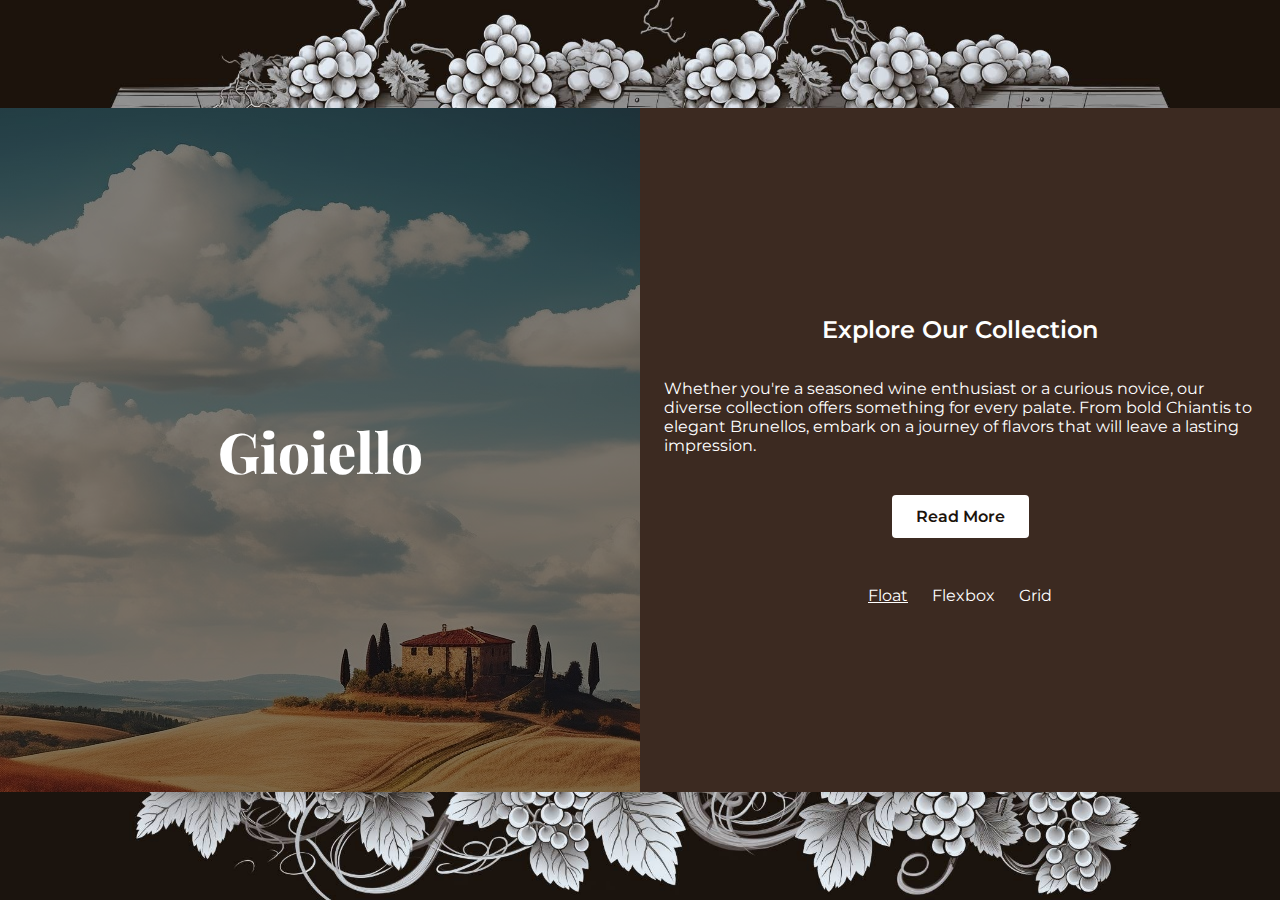
<file: index.html>
<!DOCTYPE html>
<html lang="en">
<head>
    <meta charset="UTF-8">
    <meta name="viewport" content="width=device-width, initial-scale=1"/>
    <link rel="stylesheet" href="styles/float.css">
    <title>Float Layout</title>
</head>
<body>
<header>
    <img src="assets/header.jpg" alt="header">
</header>
<main>
    <div class="left">
        <h1>Gioiello</h1>
    </div>
    <div class="right">
        <h2>Explore Our Collection</h2>
        <p>
            Whether you're a seasoned wine enthusiast or a curious novice, our diverse collection offers something for
            every palate. From bold Chiantis to elegant Brunellos, embark on a journey of flavors that will leave a
            lasting impression.
        </p>
        <a class="btn" href="#">Read More</a>
        <nav>
            <ul>
                <li><a class="selected" href="#">Float</a></li>
                <li><a href="flexbox.html">Flexbox</a></li>
                <li><a href="grid.html">Grid</a></li>
            </ul>
        </nav>
    </div>
</main>
<footer>
    <img src="assets/footer.jpg" alt="footer">
</footer>
</body>
</html>
</file>
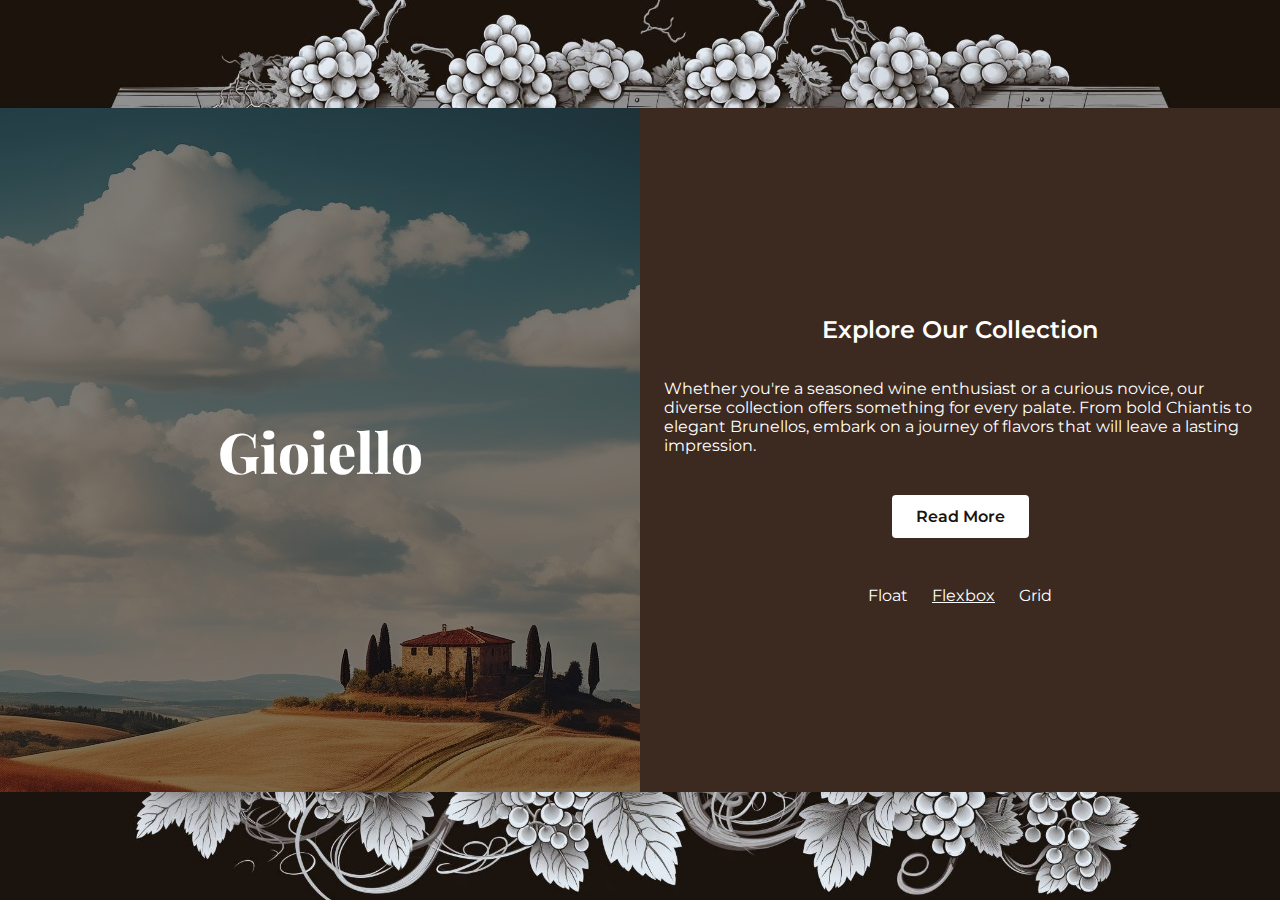
<file: flexbox.html>
<!DOCTYPE html>
<html lang="en">
<head>
    <meta charset="UTF-8">
    <meta name="viewport" content="width=device-width, initial-scale=1"/>
    <link rel="stylesheet" href="styles/flexbox.css">
    <title>Flexbox Layout</title>
</head>
<body>
<header>
    <img src="assets/header.jpg" alt="header">
</header>
<main>
    <div class="left">
        <h1>Gioiello</h1>
    </div>
    <div class="right">
        <h2>Explore Our Collection</h2>
        <p>
            Whether you're a seasoned wine enthusiast or a curious novice, our diverse collection offers something for
            every palate. From bold Chiantis to elegant Brunellos, embark on a journey of flavors that will leave a
            lasting impression.
        </p>
        <a class="btn" href="#">Read More</a>
        <nav>
            <ul>
                <li><a href="index.html">Float</a></li>
                <li><a class="selected" href="#">Flexbox</a></li>
                <li><a href="grid.html">Grid</a></li>
            </ul>
        </nav>
    </div>
</main>
<footer>
    <img src="assets/footer.jpg" alt="footer">
</footer>
</body>
</html>
</file>
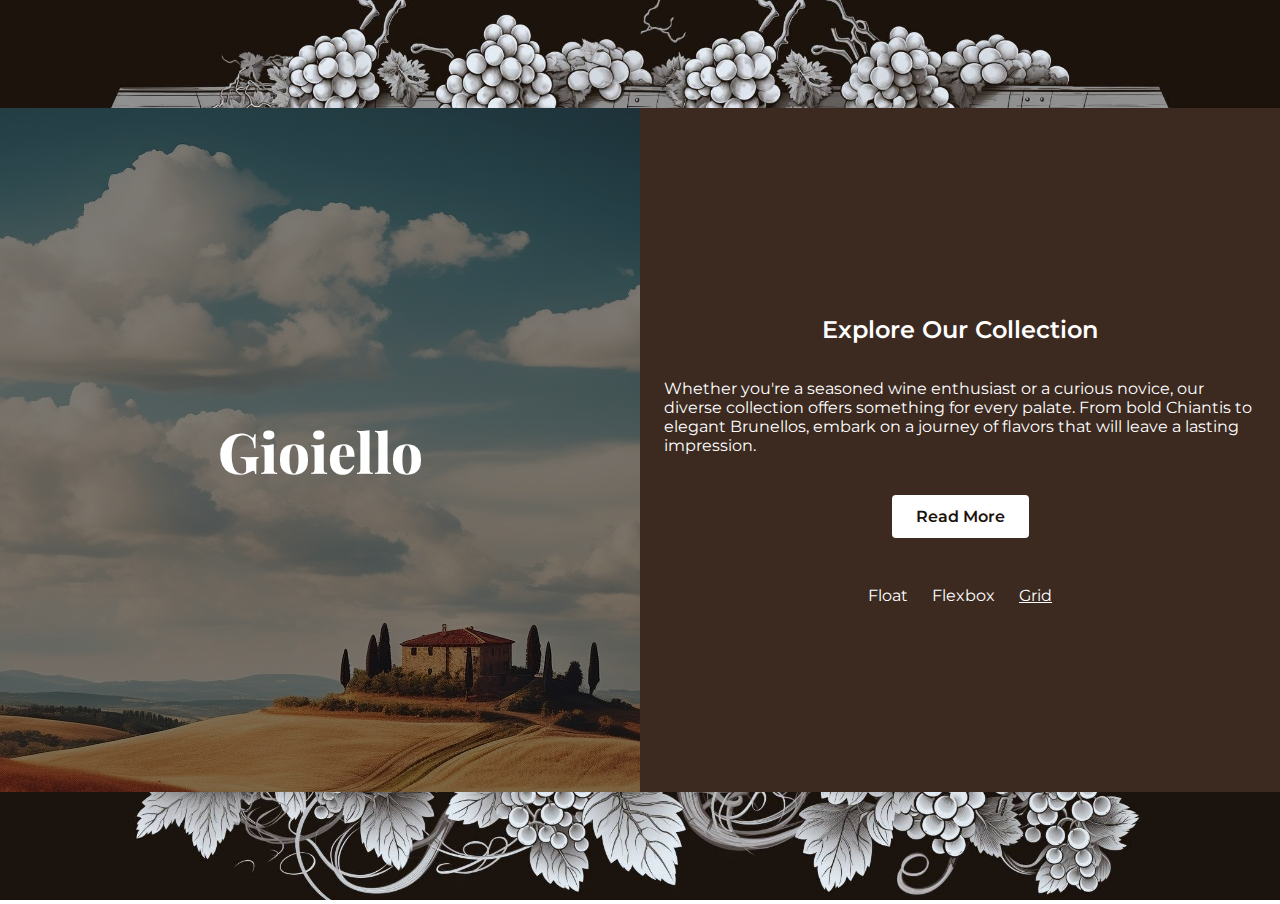
<file: grid.html>
<!DOCTYPE html>
<html lang="en">
<head>
    <meta charset="UTF-8">
    <meta name="viewport" content="width=device-width, initial-scale=1"/>
    <link rel="stylesheet" href="styles/grid.css">
    <title>Grid Layout</title>
</head>
<body>
<header>
    <img src="assets/header.jpg" alt="header">
</header>
<div class="left">
    <h1>Gioiello</h1>
</div>
<div class="right">
    <h2>Explore Our Collection</h2>
    <p>
        Whether you're a seasoned wine enthusiast or a curious novice, our diverse collection offers something for
        every palate. From bold Chiantis to elegant Brunellos, embark on a journey of flavors that will leave a
        lasting impression.
    </p>
    <a class="btn" href="#">Read More</a>
    <nav>
        <ul>
            <li><a href="index.html">Float</a></li>
            <li><a href="flexbox.html">Flexbox</a></li>
            <li><a class="selected" href="grid.html">Grid</a></li>
        </ul>
    </nav>
</div>
<footer>
    <img src="assets/footer.jpg" alt="footer">
</footer>
</body>
</html>
</file>
<file: styles/float.css>
@import "common.css";

header {
    text-align: center;
    background: #1C130C;
    height: 12%;
}

main {
    height: 76%;
}

.left, .right {
    padding: 24px;
    width: 50%;
    height: 100%;
}

.left {
    float: left;
    background: linear-gradient(rgba(0, 0, 0, 0.5), rgba(0, 0, 0, 0.5)),
    url("../assets/landscape.jpg") no-repeat center center;
}

.right {
    float: right;
    background: #3C2A21;
    color: white;
}


footer {
    text-align: center;
    background: #1b140e;
    height: 12%;
}
</file>
<file: styles/flexbox.css>
@import "common.css";

body {
    display: flex;
    flex-direction: column;
}

header {
    text-align: center;
    background: #1C130C;
    height: 12%;
}

main {
    height: 76%;
    display: flex;
}

.left, .right {
    padding: 24px;
    flex-basis: 50%;
    height: 100%;
}

.left {
    background: linear-gradient(rgba(0, 0, 0, 0.5), rgba(0, 0, 0, 0.5)),
    url("../assets/landscape.jpg") no-repeat center center;
}

.right {
    background: #3C2A21;
    color: white;
}


footer {
    text-align: center;
    background: #1b140e;
    height: 12%;
}
</file>
<file: styles/grid.css>
@import "common.css";

body {
    display: grid;
    grid-template-columns: repeat(2, 50%);
    grid-template-rows: 12% 76% 12%;
    grid-column-gap: 0;
    grid-row-gap: 0;
}

header {
    text-align: center;
    background: #1C130C;
    grid-column: 1 / 3;
}

.left, .right {
    padding: 24px;
}

.left {
    background: linear-gradient(rgba(0, 0, 0, 0.5), rgba(0, 0, 0, 0.5)),
    url("../assets/landscape.jpg") no-repeat center center;
}

.right {
    background: #3C2A21;
    color: white;
}


footer {
    text-align: center;
    background: #1b140e;
    grid-column: 1 / 3;
}
</file>
